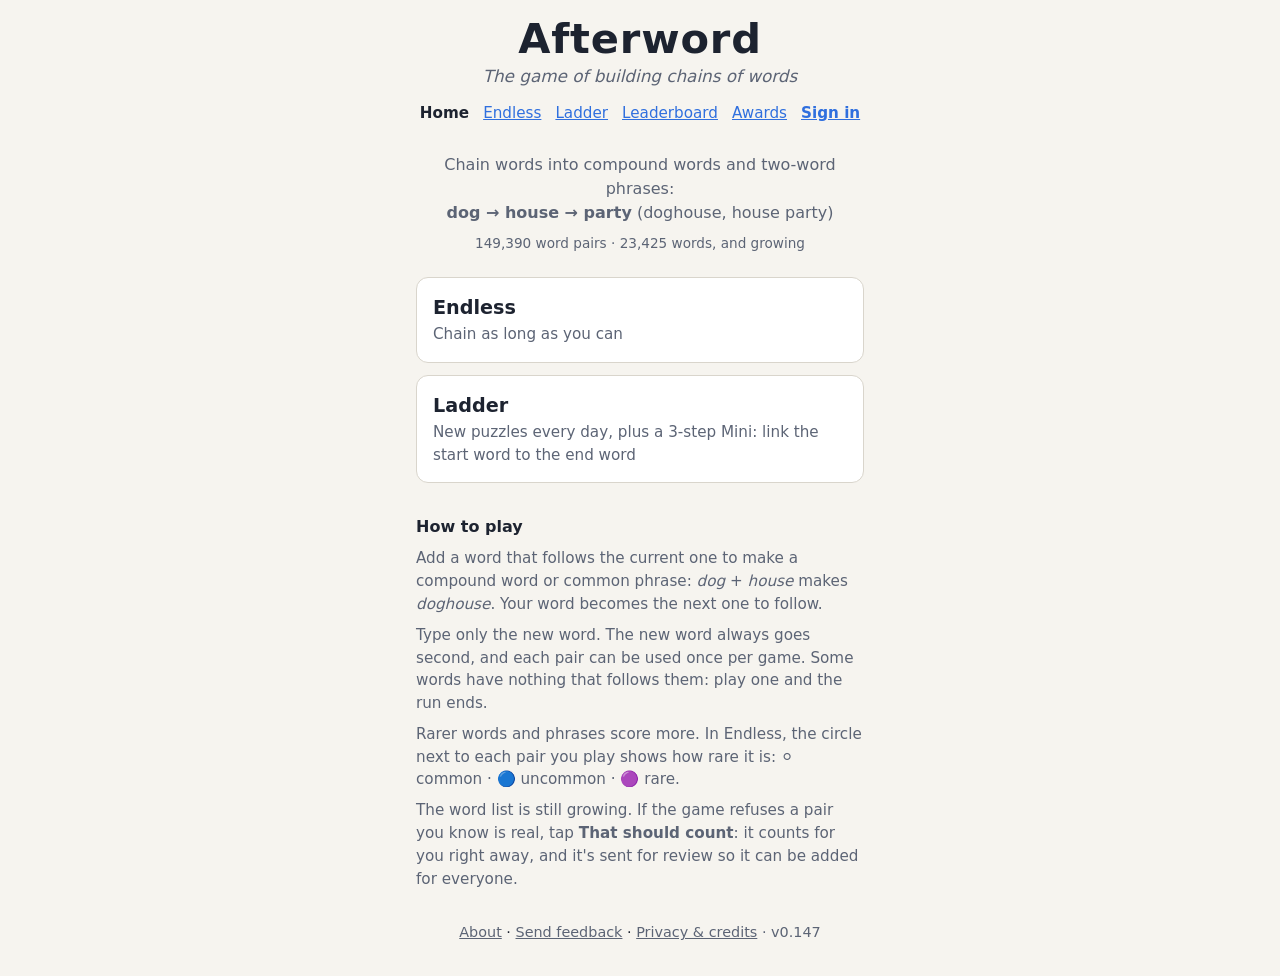
<file: index.html>
<!doctype html>
<html lang="en">
  <head>
    <meta charset="UTF-8" />
    <meta name="viewport" content="width=device-width, initial-scale=1, viewport-fit=cover" />
    <meta name="theme-color" content="#1d2330" />
    <link rel="icon" href="./favicon.svg" type="image/svg+xml" />
    <title>Afterword</title>
    <style>.boot{text-align:center;color:#5c6475;margin:30vh 16px 0;font:16px/1.5 system-ui,-apple-system,Segoe UI,Roboto,sans-serif}@media (prefers-color-scheme:dark){body{background:#14171f}.boot{color:#9aa2b4}}</style>
    <script type="module" crossorigin src="./assets/index-DH54xopQ.js"></script>
    <link rel="stylesheet" crossorigin href="./assets/index-Bt2dOCGM.css">
  </head>
  <body>
    <div id="root"><p class="boot">Loading Afterword…</p></div>
  </body>
</html>
</file>
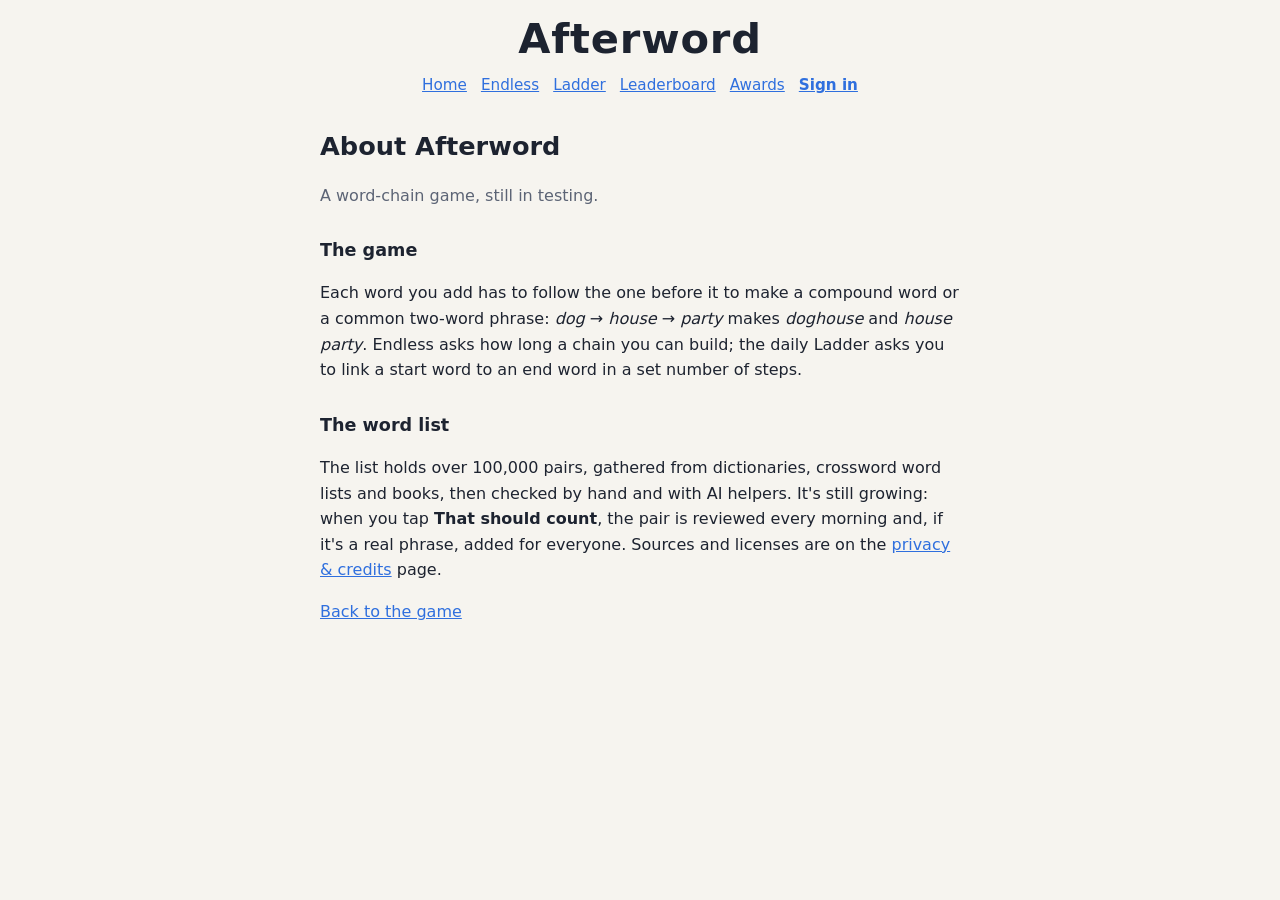
<file: about.html>
<!doctype html>
<html lang="en">
  <head>
    <meta charset="UTF-8" />
    <meta name="viewport" content="width=device-width, initial-scale=1" />
    <title>Afterword · About</title>
    <link rel="icon" href="./favicon.svg" type="image/svg+xml" />
    <link rel="stylesheet" href="./pages.css" />
  </head>
  <body>
    <header class="app-header">
      <a class="title" href="./">Afterword</a>
      <nav class="top-nav">
        <a href="./">Home</a>
        <a href="./#endless">Endless</a>
        <a href="./#ladder">Ladder</a>
        <a href="./#leaderboard">Leaderboard</a>
        <a href="./#awards">Awards</a>
        <a class="account-chip" id="account-link" href="./#signin">Sign in</a>
      </nav>
    </header>
    <script>
      // Show the signed-in username, as the game's header does (session saved by src/account.ts).
      try {
        const s = JSON.parse(localStorage.getItem('compounded.session.v1') || 'null');
        if (s && typeof s.username === 'string') document.getElementById('account-link').textContent = s.username;
      } catch {}
    </script>
    <main>
      <h1>About Afterword</h1>
      <p class="muted">A word-chain game, still in testing.</p>

      <!--
        The game's origins. Write the story here, one <p> per paragraph. Until it's written,
        this section stays hidden (remove the "hidden" attribute below to show it).
      -->
      <section id="origins" hidden>
        <h2>How it started</h2>
        <p></p>
      </section>

      <h2>The game</h2>
      <p>
        Each word you add has to follow the one before it to make a compound word or a common two-word phrase:
        <em>dog</em> → <em>house</em> → <em>party</em> makes <em>doghouse</em> and <em>house party</em>. Endless
        asks how long a chain you can build; the daily Ladder asks you to link a start word to an end word in a set
        number of steps.
      </p>

      <h2>The word list</h2>
      <p>
        The list holds over 100,000 pairs, gathered from dictionaries, crossword word lists and books, then
        checked by hand and with AI helpers. It's still growing: when you tap <strong>That should count</strong>,
        the pair is reviewed every morning and, if it's a real phrase, added for everyone. Sources and licenses are
        on the <a href="./privacy.html">privacy &amp; credits</a> page.
      </p>

      <p><a href="./">Back to the game</a></p>
    </main>
  </body>
</html>
</file>
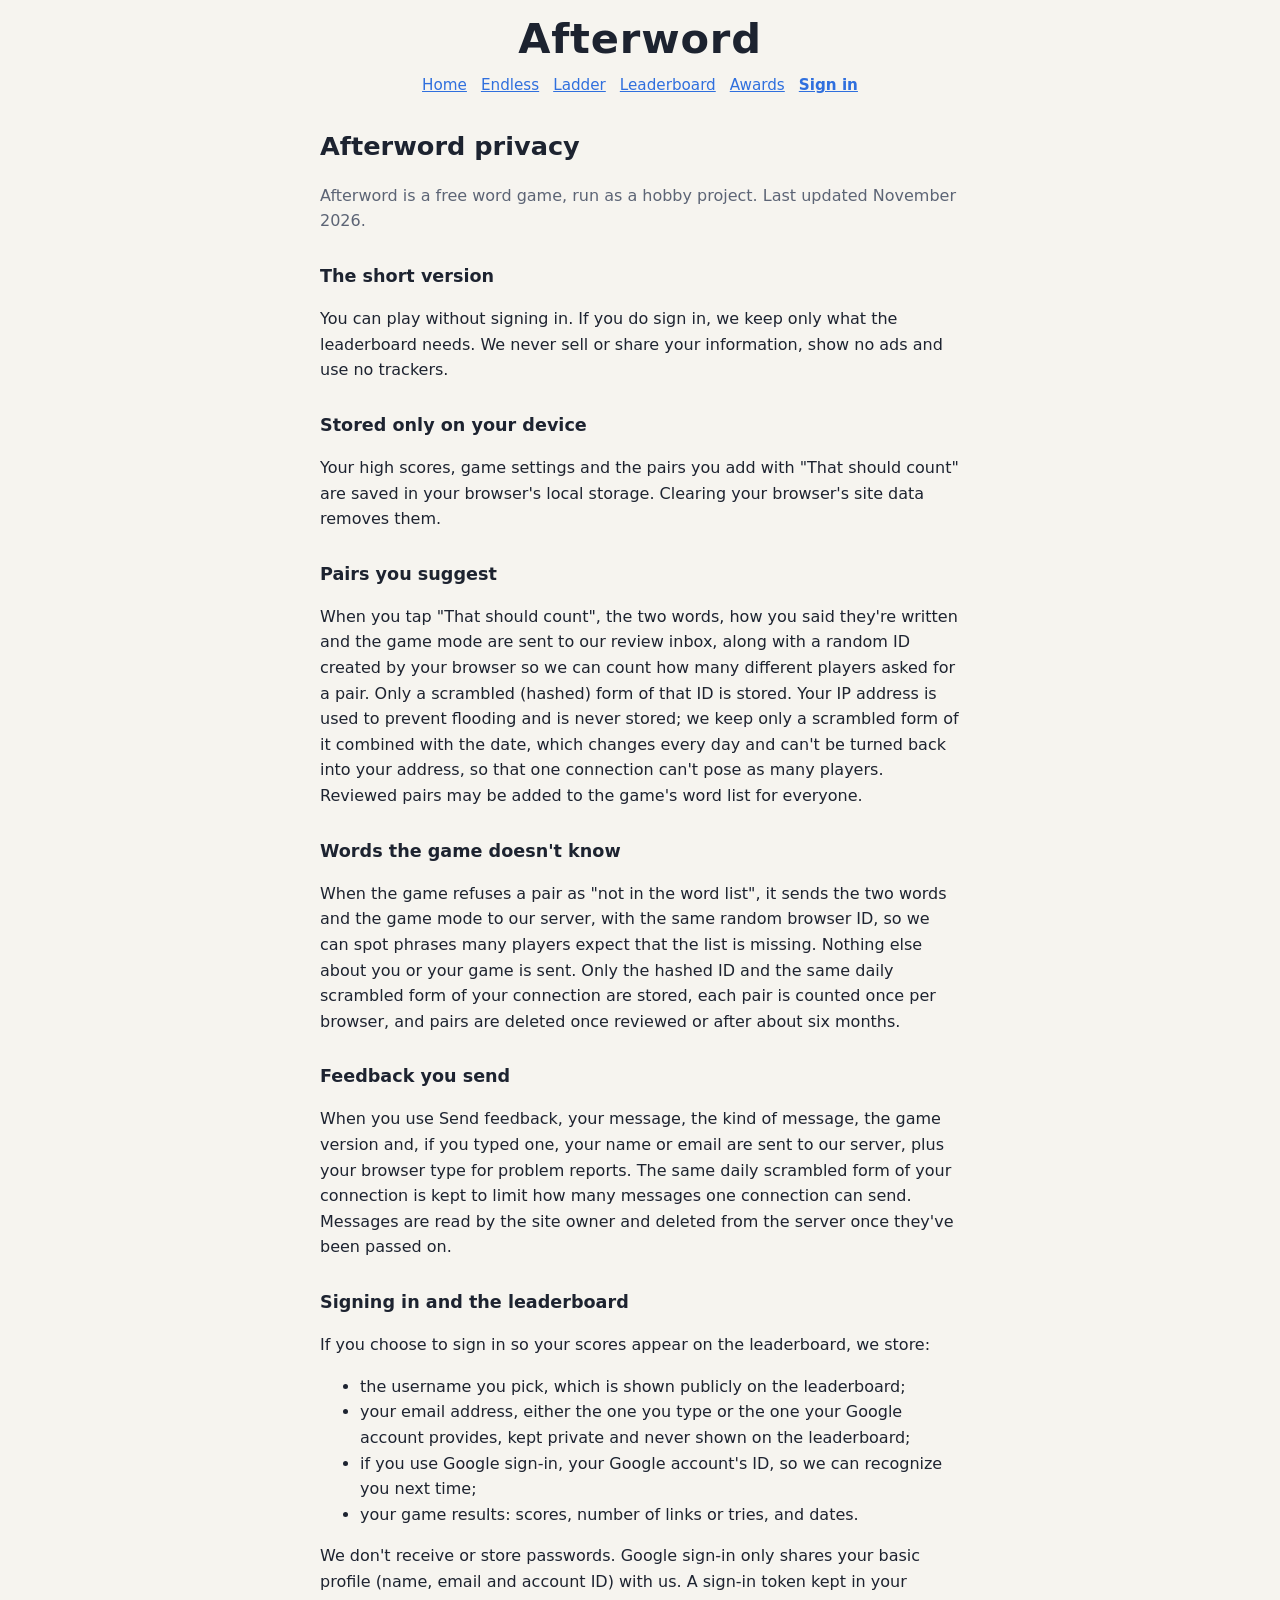
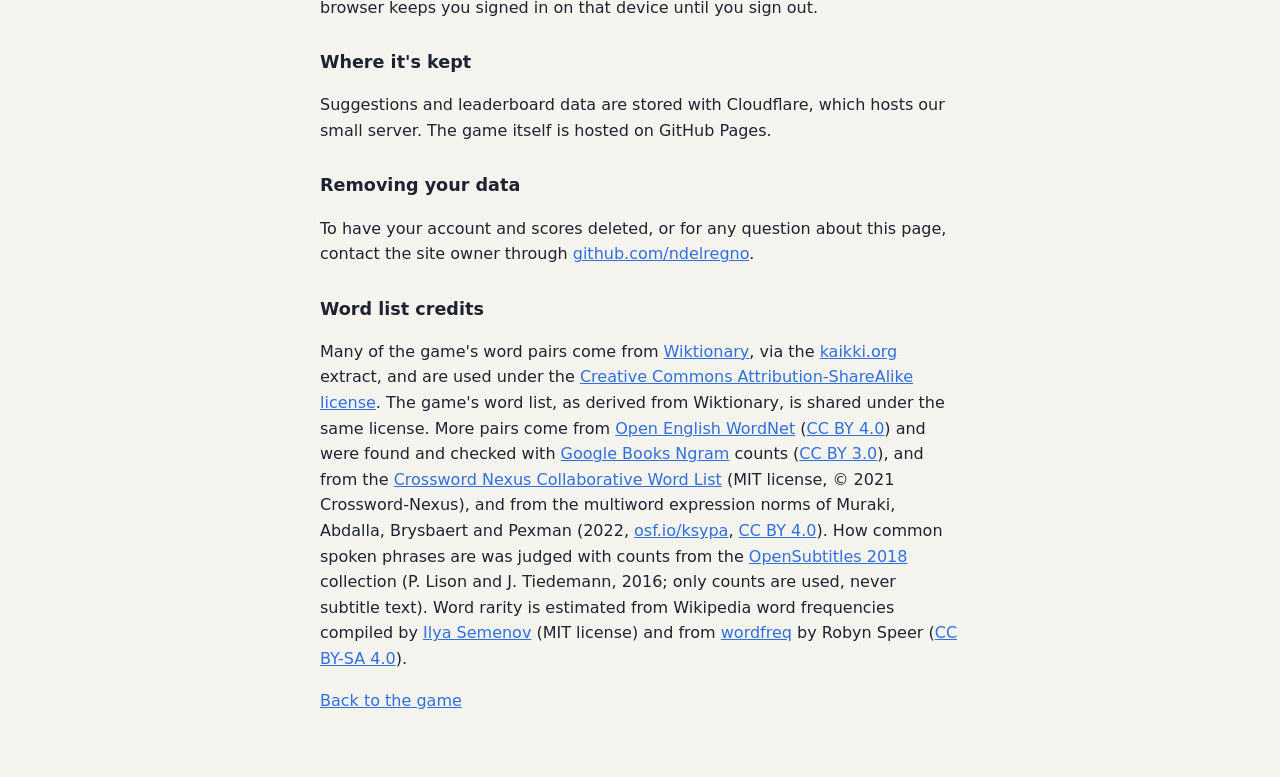
<file: privacy.html>
<!doctype html>
<html lang="en">
  <head>
    <meta charset="UTF-8" />
    <meta name="viewport" content="width=device-width, initial-scale=1" />
    <title>Afterword · Privacy</title>
    <link rel="icon" href="./favicon.svg" type="image/svg+xml" />
    <link rel="stylesheet" href="./pages.css" />
  </head>
  <body>
    <header class="app-header">
      <a class="title" href="./">Afterword</a>
      <nav class="top-nav">
        <a href="./">Home</a>
        <a href="./#endless">Endless</a>
        <a href="./#ladder">Ladder</a>
        <a href="./#leaderboard">Leaderboard</a>
        <a href="./#awards">Awards</a>
        <a class="account-chip" id="account-link" href="./#signin">Sign in</a>
      </nav>
    </header>
    <script>
      // Show the signed-in username, as the game's header does (session saved by src/account.ts).
      try {
        const s = JSON.parse(localStorage.getItem('compounded.session.v1') || 'null');
        if (s && typeof s.username === 'string') document.getElementById('account-link').textContent = s.username;
      } catch {}
    </script>
    <main>
      <h1>Afterword privacy</h1>
      <p class="muted">Afterword is a free word game, run as a hobby project. Last updated November 2026.</p>

      <h2>The short version</h2>
      <p>
        You can play without signing in. If you do sign in, we keep only what the leaderboard needs. We never
        sell or share your information, show no ads and use no trackers.
      </p>

      <h2>Stored only on your device</h2>
      <p>
        Your high scores, game settings and the pairs you add with "That should count" are saved in your
        browser's local storage. Clearing your browser's site data removes them.
      </p>

      <h2>Pairs you suggest</h2>
      <p>
        When you tap "That should count", the two words, how you said they're written and the game mode are
        sent to our review inbox, along with a random ID created by your browser so we can count how many
        different players asked for a pair. Only a scrambled (hashed) form of that ID is stored. Your IP address
        is used to prevent flooding and is never stored; we keep only a scrambled form of it combined with the
        date, which changes every day and can't be turned back into your address, so that one connection can't
        pose as many players. Reviewed pairs may be added to the game's word list for everyone.
      </p>

      <h2>Words the game doesn't know</h2>
      <p>
        When the game refuses a pair as "not in the word list", it sends the two words and the game mode to our
        server, with the same random browser ID, so we can spot phrases many players expect that the list is
        missing. Nothing else about you or your game is sent. Only the hashed ID and the same daily scrambled form
        of your connection are stored, each pair is counted once per browser, and pairs are deleted once reviewed or after about six months.
      </p>

      <h2>Feedback you send</h2>
      <p>
        When you use Send feedback, your message, the kind of message, the game version and, if you typed one,
        your name or email are sent to our server, plus your browser type for problem reports. The same daily
        scrambled form of your connection is kept to limit how many messages one connection can send. Messages are
        read by the site owner and deleted from the server once they've been passed on.
      </p>

      <h2>Signing in and the leaderboard</h2>
      <p>If you choose to sign in so your scores appear on the leaderboard, we store:</p>
      <ul>
        <li>the username you pick, which is shown publicly on the leaderboard;</li>
        <li>
          your email address, either the one you type or the one your Google account provides, kept private
          and never shown on the leaderboard;
        </li>
        <li>if you use Google sign-in, your Google account's ID, so we can recognize you next time;</li>
        <li>your game results: scores, number of links or tries, and dates.</li>
      </ul>
      <p>
        We don't receive or store passwords. Google sign-in only shares your basic profile (name, email and
        account ID) with us. A sign-in token kept in your browser keeps you signed in on that device until you
        sign out.
      </p>

      <h2>Where it's kept</h2>
      <p>
        Suggestions and leaderboard data are stored with Cloudflare, which hosts our small server. The game
        itself is hosted on GitHub Pages.
      </p>

      <h2>Removing your data</h2>
      <p>
        To have your account and scores deleted, or for any question about this page, contact the site owner
        through <a href="https://github.com/ndelregno">github.com/ndelregno</a>.
      </p>

      <h2>Word list credits</h2>
      <p>
        Many of the game's word pairs come from
        <a href="https://en.wiktionary.org/">Wiktionary</a>, via the
        <a href="https://kaikki.org/dictionary/English/">kaikki.org</a> extract, and are used under the
        <a href="https://creativecommons.org/licenses/by-sa/4.0/">Creative Commons Attribution-ShareAlike
        license</a>. The game's word list, as derived from Wiktionary, is shared under the same license.
        More pairs come from <a href="https://en-word.net/">Open English WordNet</a>
        (<a href="https://creativecommons.org/licenses/by/4.0/">CC BY 4.0</a>) and were found and checked with
        <a href="https://books.google.com/ngrams">Google Books Ngram</a> counts
        (<a href="https://creativecommons.org/licenses/by/3.0/">CC BY 3.0</a>), and from the
        <a href="https://github.com/Crossword-Nexus/collaborative-word-list">Crossword Nexus Collaborative Word List</a>
        (MIT license, © 2021 Crossword-Nexus), and from the multiword expression norms of Muraki, Abdalla,
        Brysbaert and Pexman (2022, <a href="https://osf.io/ksypa/">osf.io/ksypa</a>,
        <a href="https://creativecommons.org/licenses/by/4.0/">CC BY 4.0</a>). How common spoken phrases are was
        judged with counts from the <a href="https://opus.nlpl.eu/OpenSubtitles/corpus/version/OpenSubtitles">OpenSubtitles
        2018</a> collection (P. Lison and J. Tiedemann, 2016; only counts are used, never subtitle text).
        Word rarity is estimated from Wikipedia word frequencies compiled by
        <a href="https://github.com/IlyaSemenov/wikipedia-word-frequency">Ilya Semenov</a> (MIT license) and from
        <a href="https://github.com/rspeer/wordfreq">wordfreq</a> by Robyn Speer
        (<a href="https://creativecommons.org/licenses/by-sa/4.0/">CC BY-SA 4.0</a>).
      </p>

      <p><a href="./">Back to the game</a></p>
    </main>
  </body>
</html>
</file>
<file: assets/index-Bt2dOCGM.css>
:root{--bg:#f6f4ef;--surface:#fff;--text:#1d2330;--muted:#5c6475;--border:#d9d5cc;--accent:#2f6fde;--green:#4f9d69;--yellow:#d4a12a;--radius:12px;--lightningcss-light:initial;--lightningcss-dark: ;color-scheme:light;color:var(--text);background:var(--bg);font-family:system-ui,-apple-system,Segoe UI,Roboto,sans-serif;line-height:1.5}@media (prefers-color-scheme:dark){:root{--bg:#14171f;--surface:#1d2330;--text:#eceef3;--muted:#9aa2b4;--border:#2e3544;--accent:#6c9cf0;--lightningcss-light: ;--lightningcss-dark:initial;color-scheme:dark}}*,:before,:after{box-sizing:border-box}body{background:var(--bg);min-height:100dvh;margin:0}button{font:inherit;color:inherit;cursor:pointer;border:1px solid var(--border);background:var(--surface);border-radius:var(--radius);min-height:44px;padding:.6rem 1rem}.app{max-width:480px;padding:0 16px env(safe-area-inset-bottom);flex-direction:column;min-height:100dvh;margin:0 auto;display:flex}.app-header{text-align:center;padding:16px 0 8px}.title{letter-spacing:.02em;background:0 0;border:none;padding:0;font-size:2.6rem;font-weight:800;line-height:1.1}.app-main{flex:1}.tagline{text-align:center;color:var(--muted)}.mode-list{gap:12px;margin-top:24px;display:grid}.mode-button{text-align:left;flex-direction:column;align-items:flex-start;padding:16px;display:flex}.mode-name{font-size:1.2rem;font-weight:700}.mode-desc{color:var(--muted);font-size:.95rem}.placeholder{text-align:center;margin-top:48px}button.primary{background:var(--accent);border-color:var(--accent);color:#fff;font-weight:600}button:disabled{opacity:.5;cursor:default}h2{margin:0 0 8px;font-size:1.25rem}h3{margin:0 0 8px;font-size:1rem}.muted,.hint-text{color:var(--muted)}.hint-text{margin:8px 0 0;font-size:.9rem}.how-to{color:var(--muted);margin-top:32px;font-size:.95rem}.how-to h2{color:var(--text);font-size:1rem}.how-to p{margin:0 0 8px}.scoreboard{text-align:center;grid-template-columns:repeat(3,1fr);gap:8px;margin-bottom:16px;display:grid}.scoreboard>div{background:var(--surface);border:1px solid var(--border);border-radius:var(--radius);flex-direction:column;min-width:0;padding:8px 4px;display:flex}.scoreboard .label{text-transform:uppercase;letter-spacing:.06em;color:var(--muted);font-size:.75rem}.scoreboard .value{text-overflow:ellipsis;font-size:1.2rem;font-weight:700;overflow:hidden}.word-input{align-items:center;gap:clamp(4px,1.5vw,8px);display:flex}.word-input .anchor{text-transform:uppercase;white-space:nowrap;font-size:clamp(1rem,5vw,1.3rem);font-weight:800}.word-input .anchor-forms{flex-direction:column;line-height:1.1;display:flex}.word-input .also{color:var(--muted);white-space:nowrap;font-size:.8rem}.word-input .plus{color:var(--muted)}.word-input input{min-width:0;font:inherit;color:var(--text);background:var(--surface);border:2px solid var(--border);border-radius:var(--radius);flex:1;min-height:44px;padding:.5rem .75rem;font-size:1.1rem}.word-input input:focus{border-color:var(--accent);outline:none}.feedback{min-height:1.5em;margin:8px 0;font-size:.95rem}.feedback.error{color:#c0392b}.feedback.ok{color:var(--green);font-weight:600}@media (prefers-color-scheme:dark){.feedback.error{color:#ff8a7a}}.actions{flex-wrap:wrap;gap:8px;margin:8px 0 16px;display:flex}.actions button{flex:1}.chain{border-top:1px solid var(--border);margin:0 0 24px;padding:0;list-style:none}.chain li{border-bottom:1px solid var(--border);align-items:center;gap:10px;padding:8px 4px;display:flex}.chain li:first-child .pair{font-weight:700}.chain .pair{flex:1}.chain-key{text-align:center;margin:0 0 6px;font-size:.85rem}.chain .tier{cursor:help}.chain .points{color:var(--muted);font-variant-numeric:tabular-nums}.game-over{background:var(--surface);border:1px solid var(--border);border-radius:var(--radius);margin-bottom:16px;padding:16px}.game-over p{margin:0 0 12px}.share-box{gap:8px;margin-bottom:16px;display:grid}.share-text{background:var(--bg);border-radius:var(--radius);white-space:pre-wrap;-webkit-user-select:all;user-select:all;margin:0;padding:12px;font-family:inherit}.high-scores ol{margin:0 0 16px;padding-left:1.5em}.high-scores li{padding:2px 0}.high-scores li span+span{margin-left:8px;font-size:.9rem}.game-over h2.award{color:var(--green);font-size:1.4rem}.puzzle-tabs{gap:clamp(4px,1.5vw,8px);margin-bottom:12px;display:flex}.puzzle-tabs button{flex:1 1 0;min-width:0;min-height:36px;padding:4px clamp(3px,1.5vw,8px);font-size:clamp(.78rem,3.7vw,.9rem)}.puzzle-tabs button.selected{border-color:var(--accent);color:var(--accent);font-weight:700}.ladder-goal{text-align:center;margin:0 0 16px}.rungs{grid-template-columns:minmax(0,1fr);gap:8px;margin:0 0 8px;padding:0;list-style:none;display:grid}.rung{border:2px solid var(--border);border-radius:var(--radius);background:var(--surface);text-transform:uppercase;letter-spacing:.04em;justify-content:center;align-items:center;min-height:48px;padding:8px clamp(6px,2.5vw,12px);font-size:clamp(1rem,4.6vw,1.15rem);font-weight:700;display:flex}.rung.fixed{background:var(--text);border-color:var(--text);color:var(--bg)}.rung.fixed.green,.rung.green,.rung.hint{background:var(--green);border-color:var(--green);color:#fff}.rung.blank{border-style:dashed}.rung.missing{color:var(--muted);opacity:.8;border-style:dashed;font-weight:600}.rung.input-rung{text-transform:none;letter-spacing:normal;padding:6px;font-weight:400;display:block}.feedback.warn{color:#9a6b00}@media (prefers-color-scheme:dark){.feedback.warn{color:var(--yellow)}}.earlier-tries{margin:20px 0 16px}.earlier-tries h3{text-transform:uppercase;letter-spacing:.06em;color:var(--muted);font-size:.8rem}.try-row{flex-wrap:wrap;gap:6px;margin:0 0 6px;padding:0;list-style:none;display:flex}.chip{color:#fff;background:var(--green);border-radius:999px;padding:2px 10px;font-size:.9rem}.chip.yellow{background:var(--yellow);color:#1d2330}.toggle{color:var(--muted);align-items:center;gap:8px;margin-bottom:16px;font-size:.95rem;display:flex}.toggle input{width:20px;height:20px}.catchphrase{color:var(--muted);margin:2px 0 0;font-size:1.05rem;font-style:italic}.top-nav{flex-wrap:wrap;justify-content:center;gap:4px 14px;margin-top:8px;display:flex}.top-nav .link-button[aria-current=page]{color:inherit;font-weight:700;text-decoration:none}.top-nav .link-button{min-height:32px;margin:0;font-size:.95rem}.account-chip{font-weight:600}.account{background:var(--surface);border:1px solid var(--border);border-radius:var(--radius);margin:8px 0 24px;padding:16px}.account p{margin:0 0 12px}.google-button{justify-content:center;min-height:44px;margin:8px 0;display:flex}.divider{color:var(--muted);align-items:center;gap:12px;margin:16px 0;font-size:.9rem;display:flex}.divider:before,.divider:after{content:"";border-top:1px solid var(--border);flex:1}.account-form{gap:10px;display:grid}.account-form label{gap:4px;font-size:.95rem;font-weight:600;display:grid}.account-form input{font:inherit;color:var(--text);background:var(--bg);border:2px solid var(--border);border-radius:var(--radius);min-height:44px;padding:.5rem .75rem;font-size:1.05rem;font-weight:400}.account-form input:focus{border-color:var(--accent);outline:none}.account-form .hint-text{margin:0}.leaderboard h2{text-align:center}.period-toggle{justify-content:center;gap:8px;margin-bottom:12px;display:flex}.period-toggle button{border-radius:999px;min-height:34px;padding:4px 14px;font-size:.9rem}.period-toggle button.selected{background:var(--text);border-color:var(--text);color:var(--bg)}.board{border-top:1px solid var(--border);margin:0 0 16px;padding:0;list-style:none}.board li{border-bottom:1px solid var(--border);grid-template-columns:2em 1fr auto;grid-template-areas:"rank name value""rank detail value";align-items:center;column-gap:10px;padding:8px 4px;display:grid}.board .rank{color:var(--muted);font-variant-numeric:tabular-nums;text-align:right;grid-area:rank}.board .name{overflow-wrap:anywhere;grid-area:name;font-weight:700}.board .detail{color:var(--muted);grid-area:detail;font-size:.85rem}.board .value{font-variant-numeric:tabular-nums;grid-area:value;font-weight:700}.board li.me{background:color-mix(in srgb, var(--accent) 12%, transparent);border-radius:8px}.awards h3{margin:20px 0 8px;font-size:1rem}.award-totals>div{cursor:help}.award-totals{margin-top:12px}.board.by-puzzle .rank{width:auto;min-width:2.5em}.board-note{text-align:center;margin:0 0 12px;font-size:.85rem}.username-status{margin:0;font-size:.9rem}.username-status.available{color:var(--green);font-weight:600}.username-status.taken{color:#c0392b}@media (prefers-color-scheme:dark){.username-status.taken{color:#ff8a7a}}.daily-results h3{text-align:center;margin-top:8px}.stat-row{text-align:center;grid-template-columns:repeat(4,1fr);gap:4px;margin-bottom:8px;display:grid}.stat-value{font-size:1.6rem;font-weight:800;line-height:1.2;display:block}.stat-label{color:var(--muted);font-size:.75rem;display:block}.awards-line{text-align:center;margin:0 0 12px}.histogram{gap:4px;margin:8px 0 16px;display:grid}.histogram-row{align-items:center;gap:8px;font-size:.85rem;display:flex}.histogram-label{text-align:right;width:1.8em;color:var(--muted)}.histogram-bar{background:var(--green);color:#fff;text-align:right;border-radius:4px;min-width:1.6em;padding:1px 6px;font-weight:700}.next-puzzle{text-align:center;font-variant-numeric:tabular-nums}.score-status{margin:0 0 12px;font-size:.95rem}.score-status.ok{color:var(--green);font-weight:600}.site-footer{text-align:center;margin:32px 0 24px;font-size:.9rem}.site-footer a,.app-version{color:var(--muted)}.link-button{min-height:32px;color:var(--accent);background:0 0;border:none;margin-bottom:8px;padding:0;text-decoration:underline}.should-count{background:var(--surface);border:1px solid var(--accent);border-radius:var(--radius);margin-bottom:12px;padding:12px}.should-count p{margin:0 0 8px}.should-count .actions{margin-bottom:0}.should-count .actions+.actions{margin-top:8px}.added-tag{border:1px solid var(--border);color:var(--muted);vertical-align:middle;border-radius:999px;margin-left:8px;padding:1px 6px;font-size:.75rem}.added-pairs{border-top:1px solid var(--border);margin-top:24px;padding-top:16px}.added-pairs ul{columns:2;margin:8px 0;padding-left:1.2em}.high-scores li.new{color:var(--accent);font-weight:700}.shortcut-line{color:var(--green)}.list-size{text-align:center;color:var(--muted);margin:-8px 0 0;font-size:.85rem}.chain-stats{margin:4px 0 12px}.chains-left{text-align:center;min-height:1.3em;margin:0 0 4px;font-size:.9rem}.rung-word{all:unset;cursor:pointer;text-align:center;width:100%}.rung-word:focus-visible{outline:2px solid var(--accent);outline-offset:4px;border-radius:4px}.rung.selected{outline:3px solid var(--accent);outline-offset:2px}.rung.open{border-style:dashed;padding:0}.open-end{all:unset;cursor:pointer;text-align:center;letter-spacing:.02em;text-transform:none;width:100%;min-height:44px;color:var(--accent);font-size:.85rem;font-weight:600}.open-end:focus-visible{outline:2px solid var(--accent);border-radius:var(--radius)}.backout-bar{flex-wrap:wrap;justify-content:center;align-items:center;gap:8px;margin:10px 0 0;display:flex}.chip.gap{opacity:.5}.clean-line{color:var(--green)}.past-pick{justify-content:center;align-items:center;gap:8px;margin:4px 0 6px;font-weight:600;display:flex}.past-pick select{font:inherit;border-radius:var(--radius);border:1px solid var(--border);background:var(--surface);color:inherit;max-width:100%;padding:6px 8px;font-weight:400}.past-note{text-align:center;margin:0 0 8px;font-size:.85rem}.account-form textarea{font:inherit;color:var(--text);background:var(--bg);border:2px solid var(--border);border-radius:var(--radius);resize:vertical;padding:.5rem .75rem;font-size:1rem;font-weight:400}.account-form textarea:focus{border-color:var(--accent);outline:none}.kind-choice{flex-wrap:wrap;gap:8px;display:flex}.site-footer .link-button{color:var(--muted);font-size:inherit;min-height:0;text-decoration:underline}
</file>
<file: pages.css>
/*
 * Styles for the static pages (about.html, privacy.html). The header matches the game's
 * (src/index.css: .app-header, .title, .top-nav); keep the two in step.
 */
:root {
  --bg: #f6f4ef;
  --text: #1d2330;
  --muted: #5c6475;
  --accent: #2f6fde;
  color-scheme: light;
}
@media (prefers-color-scheme: dark) {
  :root {
    --bg: #14171f;
    --text: #eceef3;
    --muted: #9aa2b4;
    --accent: #6c9cf0;
    color-scheme: dark;
  }
}
body {
  margin: 0;
  background: var(--bg);
  color: var(--text);
  font: 16px/1.6 system-ui, -apple-system, 'Segoe UI', Roboto, sans-serif;
}
.app-header {
  padding: 16px 16px 8px;
  text-align: center;
  line-height: 1.5;
}
.title {
  font-size: 2.6rem;
  font-weight: 800;
  line-height: 1.1;
  letter-spacing: 0.02em;
  color: inherit;
  text-decoration: none;
}
.top-nav {
  display: flex;
  flex-wrap: wrap;
  justify-content: center;
  gap: 4px 14px;
  margin-top: 8px;
}
.top-nav a {
  display: inline-flex;
  align-items: center;
  min-height: 32px;
  font-size: 0.95rem;
}
.top-nav .account-chip {
  font-weight: 600;
}
main {
  max-width: 640px;
  margin: 0 auto;
  padding: 16px 16px 48px;
}
h1 { font-size: 1.6rem; margin: 0 0 4px; }
h2 { font-size: 1.1rem; margin: 28px 0 8px; }
p, li { color: var(--text); }
.muted { color: var(--muted); }
a { color: var(--accent); }
</file>
